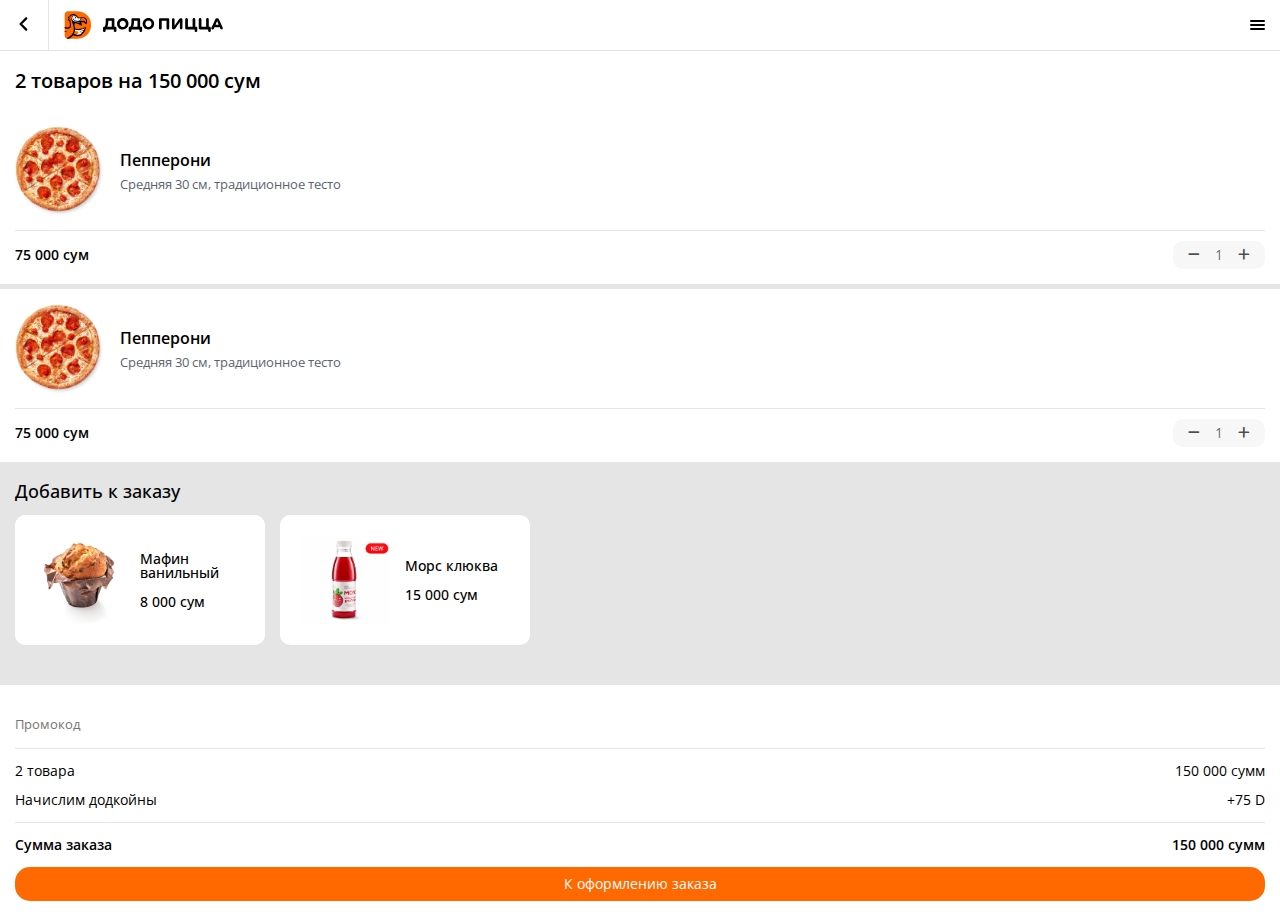
<file: pay.html>
<!DOCTYPE html>
<html lang="ru">

<head>
	<meta charset="UTF-8">
	<meta http-equiv="X-UA-Compatible" content="IE=edge">
	<meta name="viewport" content="width=device-width, initial-scale=1.0" />
	<link rel="stylesheet" href="https://unpkg.com/swiper@8/swiper-bundle.min.css" />
	<link rel="stylesheet" href="css/style.css">
	<title>🍕 Додо Пицца Ташкент | Доставка пиццы за 60 минут или бесплатно</title>
	<link rel="shortcut icon" href="img/favicon.ico" type="image/x-icon">
</head>

<body>

	<script>
		window.scrollTo({
			top: 0
		});
	</script>

	<div class="page-wrapper">
		<!-- header -->

		<header id="home" class="header">
			<div class="header__container header__container--border container">
				<a href="index.html" class="button-prev">
					<svg xmlns="http://www.w3.org/2000/svg" viewBox="0 0 256 512">
						<path
							d="M192 448c-8.188 0-16.38-3.125-22.62-9.375l-160-160c-12.5-12.5-12.5-32.75 0-45.25l160-160c12.5-12.5 32.75-12.5 45.25 0s12.5 32.75 0 45.25L77.25 256l137.4 137.4c12.5 12.5 12.5 32.75 0 45.25C208.4 444.9 200.2 448 192 448z" />
					</svg>
				</a>
				<a class="header__logo logo">
					<div class="logo__img">
						<img src="img/logo.svg" alt="logo">
					</div>
					<div class="logo__text">
						<img src="img/logo-text.svg" alt="ДОДО ПИЦЦА">
					</div>
				</a>
				<button class="header__icon">
					<img src="img/icon/burger.svg" alt="burger">
				</button>
			</div>
		</header>

		<div class="header__menu menu">
			<div class="menu__header">
				<a class="header__logo logo">
					<div class="logo__img">
						<img src="img/logo.svg" alt="logo">
					</div>
					<div class="logo__text">
						<img src="img/logo-text-white.svg" alt="ДОДО ПИЦЦА">
					</div>
				</a>
				<button class="menu__icon">
					<img src="img/icon/close.svg" alt="close">
				</button>
			</div>
			<a href="" class="menu__location menu-block">
				<div class="menu-block__icon">
					<img src="img/icon/location.svg" alt="location">
				</div>
				<div class="menu-block__content">
					<div class="menu-block__title">Ташкент</div>
					<div class="menu-block__subtite">Изменить</div>
				</div>
			</a>
			<div class="menu__about about">
				<div class="about__time">44 минут</div>
				<div class="about__grade">4.47</div>
				<div class="about__icon">
					<svg xmlns="http://www.w3.org/2000/svg" viewBox="0 0 192 512">
						<path
							d="M160 448h-32V224c0-17.69-14.33-32-32-32L32 192c-17.67 0-32 14.31-32 32s14.33 31.1 32 31.1h32v192H32c-17.67 0-32 14.31-32 32s14.33 32 32 32h128c17.67 0 32-14.31 32-32S177.7 448 160 448zM96 128c26.51 0 48-21.49 48-48S122.5 32.01 96 32.01s-48 21.49-48 48S69.49 128 96 128z" />
					</svg>
				</div>
				<div class="about__tooltip tooltip-about">
					<div class="tooltip-about__wrapper">
						<button class="tooltip-about__close">
							<svg xmlns="http://www.w3.org/2000/svg" viewBox="0 0 320 512" fill="#fff">
								<path
									d="M310.6 361.4c12.5 12.5 12.5 32.75 0 45.25C304.4 412.9 296.2 416 288 416s-16.38-3.125-22.62-9.375L160 301.3L54.63 406.6C48.38 412.9 40.19 416 32 416S15.63 412.9 9.375 406.6c-12.5-12.5-12.5-32.75 0-45.25l105.4-105.4L9.375 150.6c-12.5-12.5-12.5-32.75 0-45.25s32.75-12.5 45.25 0L160 210.8l105.4-105.4c12.5-12.5 32.75-12.5 45.25 0s12.5 32.75 0 45.25l-105.4 105.4L310.6 361.4z" />
							</svg>
						</button>
						<div class="tooltip-about__title">44 минуты</div>
						<div class="tooltip-about__subtitle">Среднее время доставки</div>
						<div class="tooltip-about__text">
							Если не успеем за 60 минут, вы получите сертификат на большую пиццу
						</div>
						<div class="tooltip-about__grade">4.46</div>
						<div class="tooltip-about__subtitle">190 оценок</div>
						<div class="tooltip-about__text">
							Оценить заказ можно в мобильном приложении
						</div>
						<div class="tooltip-about__text tooltip-about__text--sm">
							Данные за последние 7 дней в вашем городе
						</div>
					</div>
				</div>
			</div>
			<nav class="menu__nav nav-menu">
				<ul class="nav-menu__list">
					<li><a href="" class="nav-menu__link">Войти</a></li>
					<li><a href="" class="nav-menu__link">Додокойны</a></li>
					<li><a href="" class="nav-menu__link">Акции</a></li>
					<li><a href="" class="nav-menu__link">Конкакты</a></li>
					<li><a href="" class="nav-menu__link">Франшиза</a></li>
					<li><a href="" class="nav-menu__link">О нас</a></li>
				</ul>
			</nav>
			<a href="tel:1168" class="menu__conntection menu-block">
				<div class="menu-block__icon">
					<img src="img/icon/phone.svg" alt="phone">
				</div>
				<div class="menu-block__content">
					<div class="menu-block__title">1168</div>
					<div class="menu-block__subtite">Звонок бесплатный</div>
				</div>
			</a>
			<div class="menu__button">
				<a href="" class="button-google-play">
					<img src="img/google-play.png" alt="google-play">
				</a>
			</div>
		</div>

		<!-- / header -->

		<!-- page -->
		<main class="page">

			<section class="pay">
				<div class="container">
					<h2 class="pay__total"><span data-value>2</span> товаров на <span data-total-price>1 233 000</span>
						сум
					</h2>
				</div>
				<ul class="pay__list">
					<li data-product class="pay__item item-pay">
						<div class="item-pay__body">
							<div class="item-pay__content">
								<div class="item-pay__img">
									<img src="img/pizza/pepperoni.jpeg" alt="pepperoni">
								</div>
								<div class="item-pay__wrapper">
									<div class="item-pay__title">Пепперони</div>
									<div class="item-pay__text">Средняя 30 см, традиционное тесто</div>
								</div>
							</div>
							<div class="item-pay__footer">
								<div data-price class="item-pay__price">75 000 сум</div>
								<div class="item-pay__counter item__counter">
									<button class="item__control icon-minus" data-action="minus"></button>
									<div class="item__current" data-counter>1</div>
									<button class="item__control icon-plus" data-action="plus"></button>
								</div>
							</div>
						</div>
					</li>
					<li data-product class="pay__item item-pay">
						<div class="item-pay__body">
							<div class="item-pay__content">
								<div class="item-pay__img">
									<img src="img/pizza/pepperoni.jpeg" alt="pepperoni">
								</div>
								<div class="item-pay__wrapper">
									<div class="item-pay__title">Пепперони</div>
									<div class="item-pay__text">Средняя 30 см, традиционное тесто</div>
								</div>
							</div>
							<div class="item-pay__footer">
								<div data-price class="item-pay__price">75 000 сум</div>
								<div class="item-pay__counter item__counter">
									<button class="item__control icon-minus" data-action="minus"></button>
									<div class="item__current" data-counter>1</div>
									<button class="item__control icon-plus" data-action="plus"></button>
								</div>
							</div>
						</div>
					</li>
				</ul>
			</section>

			<section class="section-grey">
				<h3 class="section-grey__title">Добавить к заказу</h3>

				<div class="add-slider swiper-container">
					<div class="add-slider__wrapper swiper-wrapper">

						<div data-action="add" class="add-slider__slide slider-add-slide swiper-slide">
							<div class="slider-add-slide__img">
								<img data-img src="img/deserts/vanilla-muffin.jpeg" alt="vanilla-muffin">
							</div>
							<div class="slider-add-slide__content">
								<div data-title class="slider-add-slide__title">Мафин ванильный</div>
								<div class="slider-add-slide__subtitle"><span data-price
										class="slide-add-slide__price">8
										000</span> сум</div>
							</div>
						</div>

						<div data-action="add" class="add-slider__slide slider-add-slide swiper-slide">
							<div class="slider-add-slide__img">
								<img data-img src="img/drinks/morse-cranberry.jpeg" alt="morse-cranberry">
							</div>
							<div class="slider-add-slide__content">
								<div data-title class="slider-add-slide__title">Морс клюква</div>
								<div class="slider-add-slide__subtitle"><span data-price
										class="slide-add-slide__price">15
										000</span> сум</div>
							</div>
						</div>

					</div>
				</div>

			</section>

			<footer class="footer-pay">
				<div class="container">
					<div class="footer-pay__promocod">
						<input placeholder="Промокод" type="text">
					</div>
					<div class="footer-pay__subtotal">
						<div class="footer-pay__info">
							<div><span data-value>3</span> товара</div>
							<div><span data-total-price>72 000</span> сумм</div>
						</div>
						<div class="footer-pay__info">
							<div>Начислим додкойны</div>
							<div>+<span data-dodo>36</span> D</div>
						</div>
					</div>
					<div class="footer-pay__info footer-pay__info--weight">
						<div>Сумма заказа</div>
						<div><span data-total-price>72 000</span> сумм</div>
					</div>
					<div class="footer-pay__button">
						<a href="#" class="button button--buy button--dark">К оформлению заказа</a>
					</div>
				</div>
			</footer>

		</main>
		<!-- / page -->
	</div>

	<script src="js/tooltip.js"></script>
	<script src="js/counter-basket.js"></script>
	<script src="js/burger.js"></script>
	<script src="https://unpkg.com/swiper@8/swiper-bundle.min.js"></script>
	<script src="js/slider-pay.js"></script>
</body>

</html>
</file>
<file: css/style.css>
@charset "UTF-8";
/* ============================================================ DEFAULT ============================================================ */
/* === FONTS === */
/* === CONNECTING === */
@import url("https://fonts.googleapis.com/css2?family=Open+Sans:wght@400;500;600;700&display=swap");
@font-face {
  font-family: "icons";
  src: url("../fonts/icons.eot?9iif9b");
  src: url("../fonts/icons.eot?9iif9b#iefix") format("embedded-opentype"), url("../fonts/icons.ttf?9iif9b") format("truetype"), url("../fonts/icons.woff?9iif9b") format("woff"), url("../fonts/icons.svg?9iif9b#icons") format("svg");
  font-weight: normal;
  font-style: normal;
  font-display: block;
}
[class^=icon-]::before, [class*=" icon-"]::before {
  /* use !important to prevent issues with browser extensions that change fonts */
  font-family: "icons" !important;
  speak: never;
  font-style: normal;
  font-weight: normal;
  font-variant: normal;
  text-transform: none;
  line-height: 1;
  /* Better Font Rendering =========== */
  -webkit-font-smoothing: antialiased;
  -moz-osx-font-smoothing: grayscale;
}

.icon-info:before {
  content: "";
}

.icon-add:before {
  content: "";
}

.icon-angle-right:before {
  content: "";
}

.icon-angle-down:before {
  content: "";
}

.icon-minus:before {
  content: "";
}

.icon-plus:before {
  content: "";
}

/* === / CONNECTING === */
/* === FONTS-DEFAULT === */
/* === / FONTS-DEFAULT === */
/* === / FONTS === */
/* === VARIABLES === */
/* === VARIABLES === */
/* === NULLSTYLE === */
* {
  padding: 0;
  margin: 0;
  border: 0;
}

*, *:before, *:after {
  -webkit-box-sizing: border-box;
  box-sizing: border-box;
}

:focus, :active {
  outline: none;
}

a:focus, a:active {
  outline: none;
}

nav, footer, header, aside {
  display: block;
}

html, body {
  min-height: 100%;
  width: 100%;
  font-size: 100%;
  line-height: 1;
  font-size: 14px;
  -ms-text-size-adjust: 100%;
  -moz-text-size-adjust: 100%;
  -webkit-text-size-adjust: 100%;
}

body {
  font-family: "Open Sans";
  color: #000;
  position: relative;
}
body._lock {
  overflow: hidden;
}

input, button, textarea {
  font-family: "Open Sans";
}

input::-ms-clear {
  display: none;
}

button {
  cursor: pointer;
}

button:-moz-focus-inner {
  padding: 0;
  border: 0;
}

a, a:visited {
  text-decoration: none;
}

a:hover {
  text-decoration: none;
}

ul li {
  list-style: none;
}

img {
  vertical-align: top;
}

h1, h2, h3, h4, h5, h6 {
  font-size: inherit;
  font-weight: 400;
}

/* === / NULLSTYLE === */
/* === COMMON === */
.page-wrapper {
  overflow-x: hidden;
  width: 100%;
  min-height: 100%;
  display: -webkit-box;
  display: -ms-flexbox;
  display: flex;
  -webkit-box-orient: vertical;
  -webkit-box-direction: normal;
      -ms-flex-direction: column;
          flex-direction: column;
  position: relative;
}

.page {
  -webkit-box-flex: 1;
      -ms-flex: 1 1 auto;
          flex: 1 1 auto;
  position: relative;
}

h2 {
  font-size: 20px;
  font-weight: 500;
}

h3 {
  font-size: 18px;
  font-weight: 500;
}

/* === / COMMON === */
/* === GRID === */
.container {
  width: 100%;
  padding-right: 15px;
  padding-left: 15px;
}

/* === / GRID === */
/* === CONNECTING BLOCK === */
.header__container {
  padding-top: 10px;
  padding-bottom: 10px;
  display: -webkit-box;
  display: -ms-flexbox;
  display: flex;
  -webkit-box-align: center;
      -ms-flex-align: center;
          align-items: center;
}
.header__container--border {
  border-bottom: 1px solid #E5E5E5;
}
.header__logo {
  margin-right: auto;
}
.header__icon {
  background-color: transparent;
  -webkit-box-flex: 0;
      -ms-flex: 0 0 15px;
          flex: 0 0 15px;
  display: -webkit-box;
  display: -ms-flexbox;
  display: flex;
  -webkit-box-align: center;
      -ms-flex-align: center;
          align-items: center;
}
.header__icon img {
  max-width: 100%;
}
.header .button-prev {
  padding-right: 15px;
  margin-right: 15px;
  position: relative;
}
.header .button-prev::after {
  position: absolute;
  content: "";
  right: 0;
  top: -15px;
  width: 0.5px;
  height: 51px;
  background-color: #E5E5E5;
}
.header .button-prev svg {
  width: 18px;
  height: 18px;
}

.menu {
  color: #fff;
  position: fixed;
  top: 0;
  left: 0;
  width: 100%;
  height: 100%;
  overflow-y: auto;
  background-color: #000;
  display: none;
  padding-bottom: 100px;
  z-index: 1000;
}
.menu__header {
  display: -webkit-box;
  display: -ms-flexbox;
  display: flex;
  -webkit-box-pack: justify;
      -ms-flex-pack: justify;
          justify-content: space-between;
  -webkit-box-align: center;
      -ms-flex-align: center;
          align-items: center;
  padding: 10px 15px;
  border-bottom: 1px solid #5c6370;
}
.menu__icon {
  background-color: transparent;
  -webkit-box-flex: 0;
      -ms-flex: 0 0 15px;
          flex: 0 0 15px;
  display: -webkit-box;
  display: -ms-flexbox;
  display: flex;
  -webkit-box-align: center;
      -ms-flex-align: center;
          align-items: center;
}
.menu__icon img {
  max-width: 100%;
}
.menu._active {
  display: block;
}
.menu__body {
  overflow-y: auto;
  color: #fff;
  position: fixed;
  top: 0;
  left: 0;
  width: 100%;
  height: 100%;
  background-color: #000;
  display: none;
  z-index: 5;
}
.menu__body._active {
  display: block;
}
.menu__location {
  padding-top: 20px;
  padding-bottom: 20px;
}
.menu__location::before {
  content: "";
  position: absolute;
  bottom: 0;
  right: 0;
  width: 86%;
  height: 1px;
  background-color: #5c6370;
}
.menu__location .menu-block__icon {
  width: 10px;
  height: 15px;
  background: url("@img/location.svg");
  background-position: 0 0;
  background-repeat: no-repeat;
}
.menu__about {
  position: relative;
  display: -webkit-box;
  display: -ms-flexbox;
  display: flex;
  -webkit-box-align: center;
      -ms-flex-align: center;
          align-items: center;
  padding-top: 15px;
  padding-bottom: 15px;
  padding-right: 15px;
  padding-left: 50px;
  border-bottom: 1px solid #5c6370;
}
.menu__nav {
  padding-left: 45px;
  border-bottom: 1px solid #5c6370;
}
.menu__conntection {
  padding-top: 20px;
  padding-left: 10px;
  margin-bottom: 30px;
}
.menu__conntection .menu-block__icon {
  width: 10px;
  height: 15px;
  background: url("@img/phone.svg");
  background-position: 0 0;
  background-repeat: no-repeat;
}
.menu__button {
  padding-left: 30px;
  width: 200px;
}
.menu__button img {
  max-width: 100%;
}

.menu-block {
  display: -webkit-box;
  display: -ms-flexbox;
  display: flex;
  position: relative;
  padding-left: 15px;
}
.menu-block__icon {
  -webkit-box-flex: 0;
      -ms-flex: 0 0 15px;
          flex: 0 0 15px;
  margin-right: 20px;
}
.menu-block__icon img {
  max-width: 100%;
}
.menu-block__title {
  color: #fff;
  font-weight: 500;
  margin-bottom: 3px;
  font-size: 18px;
}
.menu-block__subtite {
  color: #5c6370;
  font-size: 13px;
}

.about {
  position: relative;
}
.about__time {
  font-size: 18px;
  font-weight: 500;
  margin-right: 5px;
}
.about__grade {
  color: #FFD200;
  font-size: 18px;
  font-weight: 500;
  margin-right: auto;
  display: -webkit-box;
  display: -ms-flexbox;
  display: flex;
  -webkit-box-align: center;
      -ms-flex-align: center;
          align-items: center;
}
.about__grade svg {
  width: 16px;
  height: 16px;
  margin-left: 5px;
}
.about__icon {
  cursor: pointer;
  border: 2px solid #fff;
  border-radius: 100%;
  width: 20px;
  height: 20px;
  display: -webkit-box;
  display: -ms-flexbox;
  display: flex;
  -webkit-box-align: center;
      -ms-flex-align: center;
          align-items: center;
  -webkit-box-pack: center;
      -ms-flex-pack: center;
          justify-content: center;
}
.about__icon svg {
  fill: #fff;
  width: 14px;
  height: 14px;
}

.tooltip-about {
  display: none;
  position: absolute;
  top: 100%;
  left: 15px;
  margin-top: 10px;
  border-radius: 10px;
  background-color: #373536;
  padding: 10px 30px 10px 10px;
  width: 100%;
  max-width: 300px;
}
.tooltip-about._active {
  display: block;
}
.tooltip-about::before {
  content: "";
  position: absolute;
  top: -20px;
  left: 50%;
  -webkit-transform: translateX(-50%);
  transform: translateX(-50%);
  width: 20px;
  height: 10px;
  border: 10px solid transparent;
  border-bottom-color: transparent;
  border-bottom-style: solid;
  border-bottom-width: 10px;
  border-bottom: 10px solid #373536;
}
.tooltip-about__close {
  cursor: pointer;
  position: absolute;
  top: 15px;
  right: 15px;
  width: 18px;
  height: 18px;
  border-radius: 100%;
  background-color: transparent;
  border: 2px solid #fff;
}
.tooltip-about__close svg {
  width: 12px;
  height: 12px;
}
.tooltip-about__title {
  font-size: 20px;
  font-weight: 500;
  margin-bottom: 10px;
}
.tooltip-about__subtitle {
  font-size: 13px;
  margin-bottom: 5px;
}
.tooltip-about__text {
  font-size: 11px;
  margin-bottom: 20px;
  color: rgba(255, 255, 255, 0.5);
}
.tooltip-about__text--sm {
  font-size: 9px;
  margin-bottom: 0px;
}
.tooltip-about__grade {
  color: #FFD200;
  font-size: 20px;
  font-weight: 500;
  margin-bottom: 10px;
  display: -webkit-box;
  display: -ms-flexbox;
  display: flex;
  -webkit-box-align: center;
      -ms-flex-align: center;
          align-items: center;
}
.tooltip-about__grade svg {
  width: 20px;
  height: 20px;
  margin-left: 5px;
}
.nav-menu__link {
  padding-left: 5px;
  padding-top: 20px;
  padding-bottom: 20px;
  display: block;
  width: 100%;
  color: inherit;
  font-size: 18px;
  font-weight: 500;
  border-radius: 4px;
}
.nav-menu__link:focus {
  background-color: #5c6370;
}

.logo {
  display: -webkit-box;
  display: -ms-flexbox;
  display: flex;
  -webkit-box-align: center;
      -ms-flex-align: center;
          align-items: center;
}
.logo__img {
  -webkit-box-flex: 0;
      -ms-flex: 0 0 30px;
          flex: 0 0 30px;
  margin-right: 10px;
}
.logo__img img {
  max-width: 100%;
}
.logo__text {
  -webkit-box-flex: 0;
      -ms-flex: 0 0 120px;
          flex: 0 0 120px;
}
.logo__text img {
  max-width: 100%;
}

.footer__top {
  display: block;
  background-color: #ff6900;
  padding: 15px;
  color: #fff;
  font-weight: 500;
}
.footer__bottom {
  padding: 15px;
  background-color: #000;
}
.footer__contact {
  position: relative;
  padding-bottom: 20px;
  border-bottom: 1px solid #5c6370;
}
.footer__navigation {
  position: relative;
  padding: 20px 0px;
  border-bottom: 1px solid #5c6370;
}
.footer__social {
  position: relative;
  padding: 20px 0px;
  border-bottom: 1px solid #5c6370;
}
.footer__copyright {
  padding-top: 20px;
}

.contact-footer {
  color: #fff;
}
.contact-footer__call {
  display: block;
  color: inherit;
  margin-bottom: 20px;
}
.contact-footer__call-title {
  font-weight: 500;
  margin-bottom: 10px;
}
.contact-footer__call-number {
  font-size: 18px;
  font-weight: 500;
}
.contact-footer__mail {
  display: block;
  color: inherit;
}

.navigation-footer__row + .navigation-footer__row {
  margin-top: 20px;
}
.navigation-footer__title {
  font-weight: 500;
  color: #fff;
  margin-bottom: 15px;
}
.navigation-footer__list li + li {
  margin-top: 15px;
}
.navigation-footer__link {
  color: rgba(255, 255, 255, 0.7);
}

.social-footer__list {
  display: -webkit-box;
  display: -ms-flexbox;
  display: flex;
  -webkit-box-align: center;
      -ms-flex-align: center;
          align-items: center;
}
.social-footer__list li + li {
  margin-left: 10px;
}
.social-footer__link {
  display: block;
  width: 32px;
  height: 32px;
  display: -webkit-box;
  display: -ms-flexbox;
  display: flex;
  -webkit-box-align: center;
      -ms-flex-align: center;
          align-items: center;
  -webkit-box-pack: center;
      -ms-flex-pack: center;
          justify-content: center;
  background-color: rgba(196, 196, 196, 0.2);
  border-radius: 4px;
}
.social-footer__link svg {
  width: 24px;
  height: 24px;
}
.social-footer__link:hover {
  background-color: rgba(196, 196, 196, 0.5);
}

.copyright-footer {
  color: #fff;
}
.copyright-footer__top {
  margin-bottom: 30px;
}
.copyright-footer__bottom span {
  font-weight: 700;
}

.secret-buyer {
  display: -webkit-box;
  display: -ms-flexbox;
  display: flex;
  -webkit-box-align: center;
      -ms-flex-align: center;
          align-items: center;
  -webkit-box-pack: justify;
      -ms-flex-pack: justify;
          justify-content: space-between;
  font-size: 16px;
  font-weight: 500;
}
.secret-buyer img {
  width: 18px;
  height: 18px;
}

.popup {
  position: fixed;
  top: 0;
  left: 0;
  -webkit-transform: translateY(100%);
          transform: translateY(100%);
  width: 100%;
  height: 100%;
  z-index: 10000;
  background-color: #fff;
  -webkit-transition: 0.3s;
  transition: 0.3s;
  display: -webkit-box;
  display: -ms-flexbox;
  display: flex;
  -webkit-box-orient: vertical;
  -webkit-box-direction: normal;
      -ms-flex-direction: column;
          flex-direction: column;
}
.popup._fixed {
  -webkit-transform: translateY(0);
          transform: translateY(0);
}
.popup._fixed .popup__footer {
  bottom: 0;
}
.popup__body {
  overflow-y: auto;
  max-height: 100vh;
  padding-top: 300px;
  display: -webkit-box;
  display: -ms-flexbox;
  display: flex;
  -webkit-box-orient: vertical;
  -webkit-box-direction: normal;
      -ms-flex-direction: column;
          flex-direction: column;
}
.popup__close {
  position: absolute;
  top: 15px;
  left: 15px;
  width: 32px;
  height: 32px;
  z-index: 10000;
  border-radius: 100%;
  background-color: #fff;
  -webkit-box-shadow: 0px 0px 5px 2px rgba(0, 0, 0, 0.3);
          box-shadow: 0px 0px 5px 2px rgba(0, 0, 0, 0.3);
}
.popup__close img {
  width: 18px;
  height: 18px;
}
.popup__img {
  position: absolute;
  top: 20px;
  left: 0;
  width: 100%;
  display: -webkit-box;
  display: -ms-flexbox;
  display: flex;
  -webkit-box-align: center;
      -ms-flex-align: center;
          align-items: center;
  -webkit-box-pack: center;
      -ms-flex-pack: center;
          justify-content: center;
}
.popup__img img {
  max-width: 80%;
}
.popup__content {
  position: relative;
  padding: 15px 15px 100px;
  z-index: 100;
  -webkit-box-flex: 1;
      -ms-flex: 1 1 auto;
          flex: 1 1 auto;
  background-color: #fff;
  -webkit-transition: 0.3s;
  transition: 0.3s;
}
.popup__title {
  font-size: 18px;
  font-weight: 500;
  margin-bottom: 10px;
}
.popup__subtitle {
  color: rgba(0, 0, 0, 0.8);
  margin-bottom: 10px;
}
.popup__composition {
  margin-bottom: 10px;
}
.popup__size {
  margin-bottom: 10px;
}
.popup__type {
  margin-bottom: 20px;
}
.popup__add {
  margin-bottom: 30px;
}
.popup__footer {
  width: 100%;
  position: fixed;
  bottom: -100%;
  left: 0;
  z-index: 101;
  padding: 10px 15px;
  background-color: #fff;
}
.popup__buy {
  cursor: pointer;
  width: 100%;
  background-color: #ff6900;
  border-radius: 20px;
  padding: 15px 0px;
  text-align: center;
  color: #fff;
}

.choice {
  display: -webkit-box;
  display: -ms-flexbox;
  display: flex;
  -webkit-box-align: center;
      -ms-flex-align: center;
          align-items: center;
  background-color: rgba(0, 0, 0, 0.1);
  border-radius: 30px;
  height: 30px;
  padding: 3px;
  position: relative;
}
.choice__item {
  cursor: pointer;
  font-size: 12px;
  font-weight: 500;
  width: 100%;
  height: 100%;
  display: -webkit-box;
  display: -ms-flexbox;
  display: flex;
  -webkit-box-align: center;
      -ms-flex-align: center;
          align-items: center;
  -webkit-box-pack: center;
      -ms-flex-pack: center;
          justify-content: center;
  position: relative;
}
.choice__pointer {
  position: absolute;
  top: 0;
  left: 0;
  bottom: 0;
  width: 33.33333%;
  height: 100%;
  padding: 3px;
  -webkit-transition: 0.3s;
  transition: 0.3s;
}
.choice__pointer span {
  display: block;
  width: 100%;
  height: 100%;
  -webkit-box-shadow: 0px 0px 20px 2px rgba(0, 0, 0, 0.3);
          box-shadow: 0px 0px 20px 2px rgba(0, 0, 0, 0.3);
  background-color: #fff;
  border-radius: 20px;
}

.size-popup__pointer[data-offset="25"] {
  left: 0;
  -webkit-transform: 0;
          transform: 0;
}
.size-popup__pointer[data-offset="30"] {
  left: 50%;
  -webkit-transform: translateX(-50%);
          transform: translateX(-50%);
}
.size-popup__pointer[data-offset="35"] {
  left: 100%;
  -webkit-transform: translateX(-100%);
          transform: translateX(-100%);
}

.type-popup__pointer[data-offset] {
  width: 50%;
}
.type-popup__pointer[data-offset=Традиционное] {
  -webkit-transform: 0;
          transform: 0;
  left: 0;
}
.type-popup__pointer[data-offset=Тонкое] {
  left: 100%;
  -webkit-transform: translateX(-100%);
          transform: translateX(-100%);
}
.type-popup__pointer[data-offset=disabled] {
  -webkit-transform: 0;
          transform: 0;
  left: 0;
}

.add-popup__col + .add-popup__col {
  margin-left: 5px;
}
.add-popup__row + .add-popup__row {
  margin-top: 5px;
}
.add-popup__row {
  display: -webkit-box;
  display: -ms-flexbox;
  display: flex;
  -webkit-box-align: stretch;
      -ms-flex-align: stretch;
          align-items: stretch;
}
.add-popup__col {
  cursor: pointer;
  padding: 10px;
  -webkit-box-flex: 0;
      -ms-flex: 0 0 33.333%;
          flex: 0 0 33.333%;
  -webkit-box-shadow: 0px 0px 10px rgba(0, 0, 0, 0.3);
          box-shadow: 0px 0px 10px rgba(0, 0, 0, 0.3);
  border-radius: 10px;
  display: -webkit-box;
  display: -ms-flexbox;
  display: flex;
  -webkit-box-orient: vertical;
  -webkit-box-direction: normal;
      -ms-flex-direction: column;
          flex-direction: column;
  text-align: center;
  position: relative;
}
.add-popup__col .icon-add {
  position: absolute;
  top: 10px;
  right: 10px;
  color: #ff6900;
  font-size: 20px;
  display: none;
}
.add-popup__col._select {
  border: 1px solid #ff6900;
}
.add-popup__col._select .icon-add {
  display: block;
}
.add-popup__img img {
  max-width: 100%;
}
.add-popup__title {
  font-size: 12px;
  -webkit-box-flex: 1;
      -ms-flex: 1 1 auto;
          flex: 1 1 auto;
  margin-bottom: 10px;
}
.add-popup__price {
  font-size: 13px;
}

/* === / CONNECTING BLOCK === */
/* ============================================================ / DEFAULT ============================================================ */
/* ============================================================ INDEX ============================================================ */
/* === BANNER === */
.banner {
  position: relative;
  width: 100%;
  padding-bottom: 50%;
}
.banner img {
  position: absolute;
  top: 0;
  left: 0;
  width: 100%;
  height: 100%;
  -o-object-fit: cover;
     object-fit: cover;
}

/* === / BANNER === */
/* === MAIN-NAVIGATION === */
.main-navigation._fixed {
  position: fixed;
  top: 0;
  left: 0;
  width: 100%;
  z-index: 1000;
  background-color: #fff;
  -webkit-box-shadow: 0px 4px 4px rgba(0, 0, 0, 0.3);
          box-shadow: 0px 4px 4px rgba(0, 0, 0, 0.3);
}
.main-navigation__list {
  padding: 10px 15px;
  display: -webkit-box;
  display: -ms-flexbox;
  display: flex;
  -webkit-box-align: center;
      -ms-flex-align: center;
          align-items: center;
  overflow-y: hidden;
  overflow-x: auto;
  position: relative;
}
.main-navigation__list li:not(:last-child) {
  margin-right: 10px;
}
.main-navigation__link {
  display: inline-block;
  background-color: rgba(0, 0, 0, 0.1);
  border-radius: 20px;
  font-weight: 500;
  color: rgba(0, 0, 0, 0.8);
  padding: 7px 15px;
}
.main-navigation__link.link_active {
  background-color: rgba(255, 105, 0, 0.2);
  color: rgba(255, 105, 0, 0.9);
}
.main-navigation__link--home {
  background-color: transparent;
  color: transparent;
  padding: 0px;
  border-radius: 0px;
}
.main-navigation__link--home svg {
  width: 35px;
  height: 35px;
}
.main-navigation__link--home.link_active {
  background-color: transparent;
  color: transparent;
}

#link-logo {
  position: absolute;
  left: -100%;
  -webkit-box-flex: 0;
      -ms-flex: 0 0 40px;
          flex: 0 0 40px;
}
#link-logo img {
  max-width: 100%;
}

/* === /  MAIN-NAVIGATION === */
/* === PRODUCTS === */
.products .container {
  display: -webkit-box;
  display: -ms-flexbox;
  display: flex;
  -webkit-box-orient: vertical;
  -webkit-box-direction: normal;
      -ms-flex-direction: column;
          flex-direction: column;
}

.products-section__title {
  font-weight: 500;
  padding-top: 20px;
  margin-bottom: 40px;
  position: relative;
}
.products-section__title::before {
  content: "";
  position: absolute;
  left: 0;
  top: 0;
  width: 100%;
  height: 1px;
  background-color: rgba(0, 0, 0, 0.1);
}
.products-section__item {
  padding-bottom: 20px;
  position: relative;
}
.products-section__item::after {
  content: "";
  position: absolute;
  left: 0;
  bottom: 0;
  width: 100%;
  height: 1px;
  background-color: rgba(0, 0, 0, 0.1);
}
.products-section__item:not(:first-child) {
  padding-top: 20px;
}
.products-section__item:last-child::after {
  display: none;
}

.item-products-section__body {
  -webkit-box-align: center;
      -ms-flex-align: center;
          align-items: center;
  display: -webkit-box;
  display: -ms-flexbox;
  display: flex;
}
.item-products-section__img {
  -webkit-box-flex: 0;
      -ms-flex: 0 0 120px;
          flex: 0 0 120px;
  margin-right: 10px;
}
.item-products-section__img img {
  max-width: 100%;
}
.item-products-section__title {
  font-size: 16px;
  font-weight: 500;
  margin-bottom: 10px;
}
.item-products-section__text {
  font-size: 12px;
  color: #5c6370;
  margin-bottom: 10px;
}
.button {
  padding: 5px 15px;
  border-radius: 15px;
}
.button--buy {
  color: #d15700;
  background-color: #ffd2b3;
}
.button--add {
  padding: 6.5px 15px;
  color: rgba(0, 0, 0, 0.6);
  background-color: rgba(229, 229, 229, 0.3);
  display: -webkit-inline-box;
  display: -ms-inline-flexbox;
  display: inline-flex;
  -webkit-box-align: center;
      -ms-flex-align: center;
          align-items: center;
  -webkit-box-pack: justify;
      -ms-flex-pack: justify;
          justify-content: space-between;
}
.button--add svg {
  position: relative;
  top: -1px;
  width: 12px;
  height: 12px;
  fill: rgba(0, 0, 0, 0.8);
}
.button--dark {
  padding: 10px 0px;
  text-align: center;
  display: block;
  width: 100%;
  color: #fff;
  background-color: #ff6900;
}
.button__value {
  padding: 0px 15px;
}
.button__minus, .button__plus {
  background-color: transparent;
  width: 12px;
  height: 12px;
}

.item__body {
  display: -webkit-box;
  display: -ms-flexbox;
  display: flex;
  -webkit-box-align: center;
      -ms-flex-align: center;
          align-items: center;
}
.item__img {
  -webkit-box-flex: 0;
      -ms-flex: 0 0 120px;
          flex: 0 0 120px;
  margin-right: 10px;
}
.item__img img {
  max-width: 100%;
}
.item__title {
  font-size: 16px;
  font-weight: 500;
  margin-bottom: 10px;
}
.item__text {
  font-size: 12px;
  color: #5c6370;
  margin-bottom: 10px;
}
.item__control {
  color: rgba(0, 0, 0, 0.7);
  background-color: transparent;
}
.item__control:first-child {
  padding-left: 15px;
}
.item__control:last-child {
  padding-right: 15px;
}
.item__current {
  color: rgba(0, 0, 0, 0.6);
  padding-right: 15px;
  padding-left: 15px;
}
.item__counter {
  padding-top: 5px;
  padding-bottom: 5px;
  border-radius: 10px;
  display: none;
  -webkit-box-align: center;
      -ms-flex-align: center;
          align-items: center;
  background-color: rgba(229, 229, 229, 0.3);
}

/* === / PRODUCTS === */
/* === MAIN-INFO === */
.main-info {
  margin: 10px 0px;
}
.main-info__body {
  width: 100%;
  height: 100%;
  max-width: 290px;
  margin: 0 auto;
  padding: 10px;
  display: -webkit-box;
  display: -ms-flexbox;
  display: flex;
  -webkit-box-align: center;
      -ms-flex-align: center;
          align-items: center;
  border: 1px solid #888;
  border-radius: 12px;
}
.main-info__title {
  margin-bottom: 10px;
}
.main-info__subtitle {
  color: #3a3a3a;
  line-height: 1.5;
}

/* === / MAIN-INFO === */
/* === BASKET === */
.basket {
  display: none;
  cursor: pointer;
  position: fixed;
  bottom: 15px;
  right: 15px;
  left: 15px;
}
.basket__wrapper {
  display: -webkit-box;
  display: -ms-flexbox;
  display: flex;
  -webkit-box-align: center;
      -ms-flex-align: center;
          align-items: center;
  -webkit-box-pack: end;
      -ms-flex-pack: end;
          justify-content: flex-end;
}
.basket__message {
  display: none;
  padding: 15px;
  text-align: center;
  margin-right: 15px;
  -webkit-box-flex: 1;
      -ms-flex: 1 1 auto;
          flex: 1 1 auto;
  background-color: #000;
  border-radius: 8px;
  color: #fff;
}
.basket__message-title {
  margin-bottom: 5px;
}
.basket__value {
  position: absolute;
  top: 0;
  right: 0;
  width: 16px;
  height: 16px;
  border-radius: 100%;
  background-color: #ff6900;
  display: -webkit-box;
  display: -ms-flexbox;
  display: flex;
  -webkit-box-align: center;
      -ms-flex-align: center;
          align-items: center;
  -webkit-box-pack: center;
      -ms-flex-pack: center;
          justify-content: center;
  color: #fff;
}
.basket__img {
  background-color: #fff;
  border-radius: 100%;
  -webkit-box-shadow: 0px 0px 5px 2px rgba(0, 0, 0, 0.3);
          box-shadow: 0px 0px 5px 2px rgba(0, 0, 0, 0.3);
  width: 46px;
  height: 46px;
  padding: 10px;
  position: relative;
}
.basket__img img {
  max-width: 100%;
}

/* === / BASKET === */
/* ============================================================ / INDEX ============================================================ */
/* ============================================================ / PAY ============================================================ */
.pay__total {
  font-weight: 600;
  background-color: #fff;
  padding: 20px 0px;
}
.pay__list {
  display: -webkit-box;
  display: -ms-flexbox;
  display: flex;
  -webkit-box-orient: vertical;
  -webkit-box-direction: normal;
      -ms-flex-direction: column;
          flex-direction: column;
  background-color: #E5E5E5;
}
.pay__list li + li {
  margin-top: 5px;
}

.item-pay {
  background-color: #fff;
  padding: 15px;
}
.item-pay__body {
  display: -webkit-box;
  display: -ms-flexbox;
  display: flex;
  -webkit-box-orient: vertical;
  -webkit-box-direction: normal;
      -ms-flex-direction: column;
          flex-direction: column;
}
.item-pay__content {
  display: -webkit-box;
  display: -ms-flexbox;
  display: flex;
  -webkit-box-align: center;
      -ms-flex-align: center;
          align-items: center;
  position: relative;
  padding-bottom: 15px;
  margin-bottom: 10px;
}
.item-pay__content::after {
  content: "";
  position: absolute;
  bottom: 0;
  left: 0;
  width: 100%;
  height: 1px;
  background-color: #E5E5E5;
}
.item-pay__title {
  font-size: 16px;
  font-weight: 600;
  margin-bottom: 10px;
}
.item-pay__text {
  font-size: 13px;
  color: #5c6370;
}
.item-pay__img {
  -webkit-box-flex: 0;
      -ms-flex: 0 0 90px;
          flex: 0 0 90px;
  margin-right: 15px;
}
.item-pay__img img {
  max-width: 100%;
}
.item-pay__footer {
  display: -webkit-box;
  display: -ms-flexbox;
  display: flex;
  -webkit-box-pack: justify;
      -ms-flex-pack: justify;
          justify-content: space-between;
  -webkit-box-align: center;
      -ms-flex-align: center;
          align-items: center;
}
.item-pay__price {
  font-weight: 600;
}
.item-pay__counter {
  display: -webkit-inline-box;
  display: -ms-inline-flexbox;
  display: inline-flex;
}

.footer-pay {
  padding: 15px 0px;
}
.footer-pay__promocod {
  border-bottom: 1px solid #E5E5E5;
  padding: 15px 0px;
}
.footer-pay__subtotal {
  padding: 15px 0px;
  border-bottom: 1px solid #E5E5E5;
  margin-bottom: 15px;
}
.footer-pay__subtotal .footer-pay__info:last-child {
  margin-bottom: 0px;
}
.footer-pay__info {
  display: -webkit-box;
  display: -ms-flexbox;
  display: flex;
  -webkit-box-pack: justify;
      -ms-flex-pack: justify;
          justify-content: space-between;
  margin-bottom: 15px;
}
.footer-pay__info--weight {
  font-weight: 600;
}
.footer-pay__button {
  cursor: pointer;
}

.section-grey {
  background-color: #E5E5E5;
  padding-top: 20px;
  padding-bottom: 40px;
}
.section-grey__title {
  padding: 0px 15px;
  margin-bottom: 15px;
}

.add-slider__wrapper {
  display: -webkit-box;
  display: -ms-flexbox;
  display: flex;
  -webkit-box-align: stretch;
      -ms-flex-align: stretch;
          align-items: stretch;
}

.slider-add-slide {
  cursor: pointer;
  -webkit-box-flex: 0;
      -ms-flex: 0 0 250px;
          flex: 0 0 250px;
  background-color: #fff;
  border-radius: 10px;
  display: -webkit-box;
  display: -ms-flexbox;
  display: flex;
  -webkit-box-align: center;
      -ms-flex-align: center;
          align-items: center;
  padding: 20px;
}
.slider-add-slide__img {
  -webkit-box-flex: 0;
      -ms-flex: 0 0 90px;
          flex: 0 0 90px;
  margin-right: 15px;
}
.slider-add-slide__img img {
  max-width: 100%;
}
.slider-add-slide__title {
  font-weight: 500;
  margin-bottom: 15px;
}
.slider-add-slide__subtitle {
  font-weight: 500;
}
/* ============================================================ / PAY ============================================================ */
</file>
